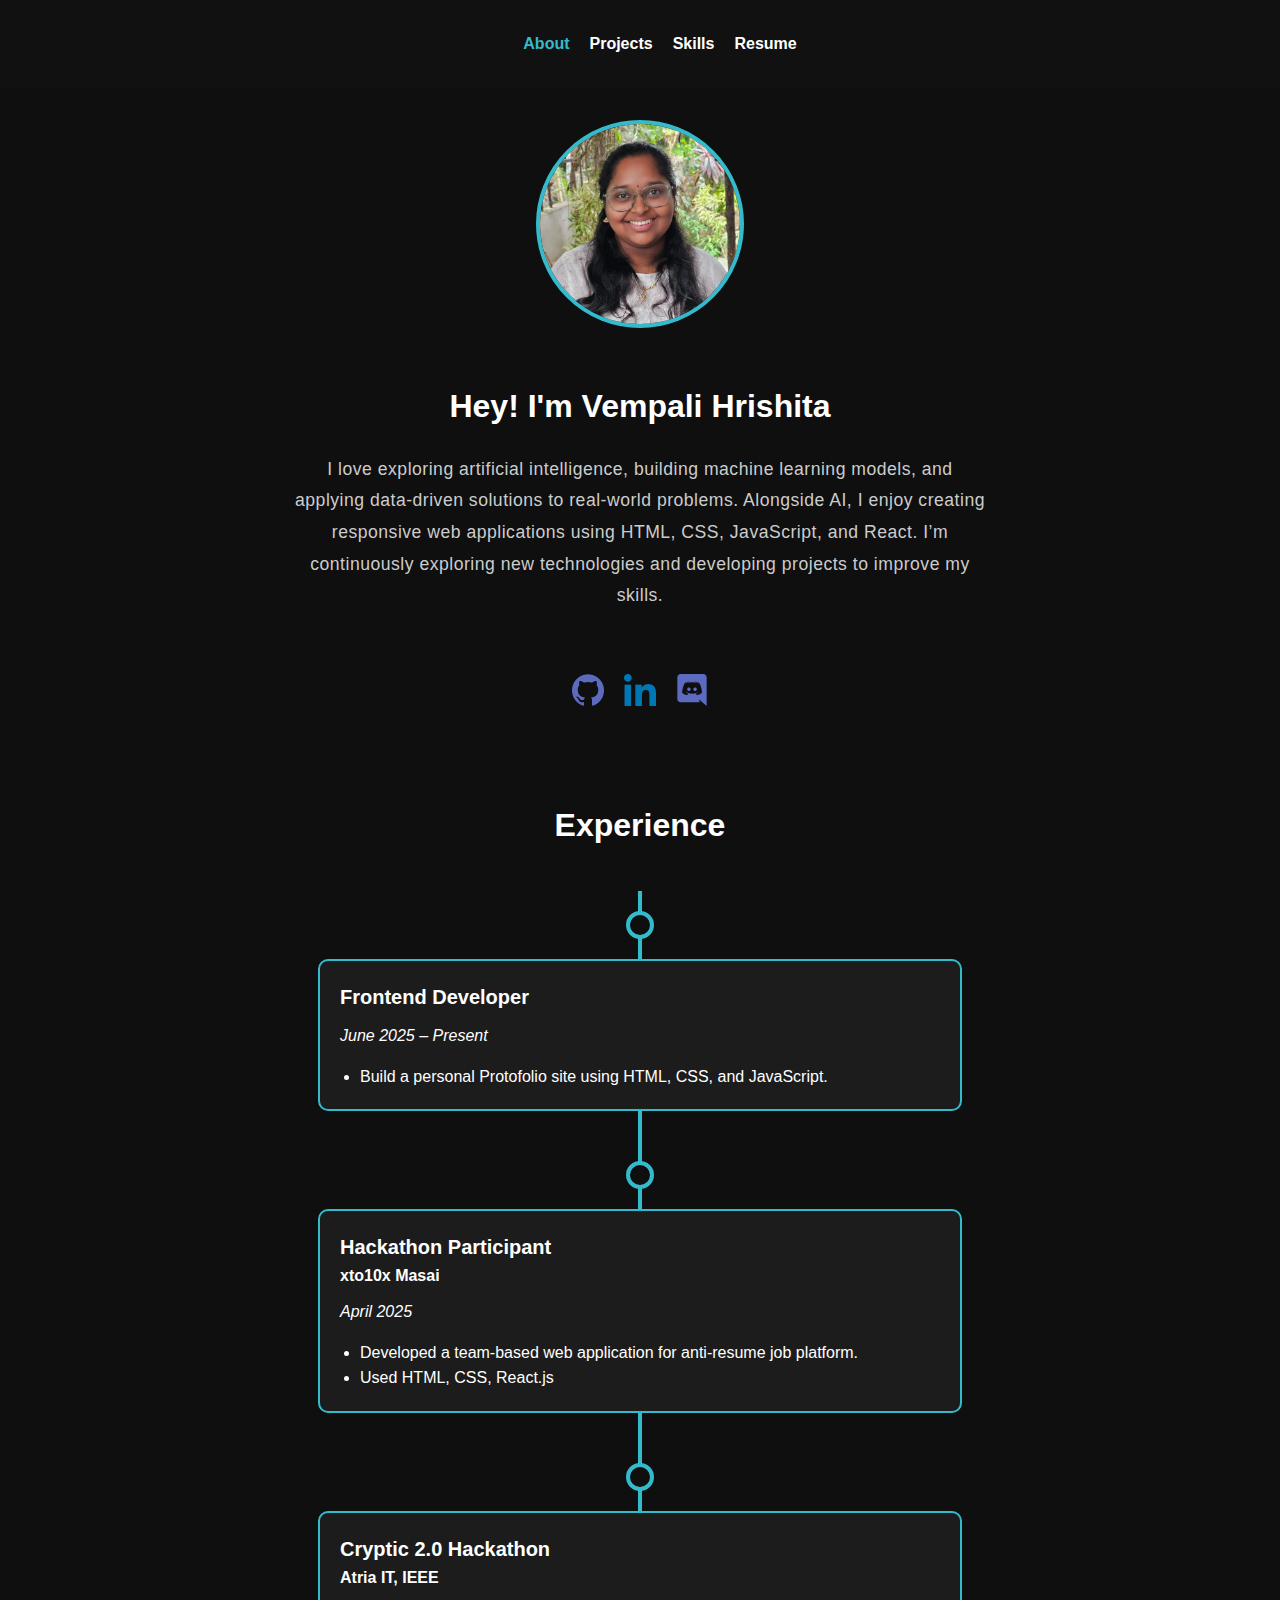
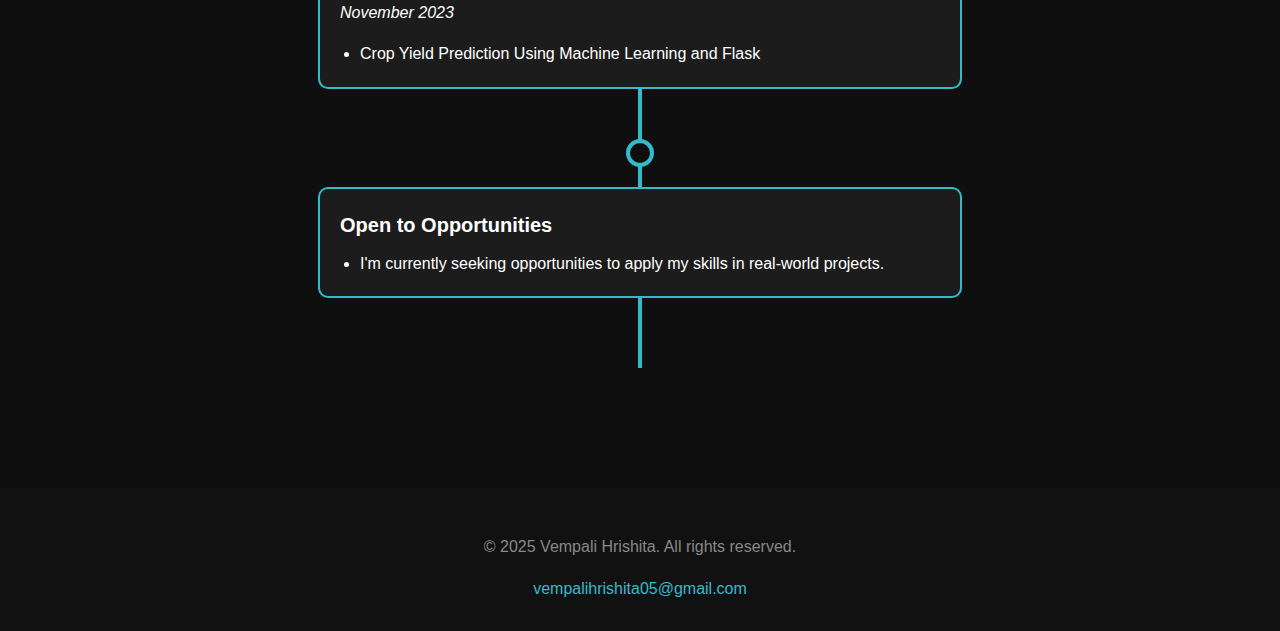
<file: index.html>
<!DOCTYPE html>
<html lang="en">
<head>
    <meta charset="UTF-8">
    <meta name="viewport" content="width=device-width, initial-scale=1.0">
    <title> Vempali Hrishita</title>
    <link rel="stylesheet" href="css/style.css">
    <link rel="icon" type="image/png" href="butterfly.png">

</head>
<body>
    <header>
        <nav class="navbar">
            <div class="menu-toggle">☰</div>
            <ul class="nav-links">
                <li><a href="index.html" class="active">About</a></li>
                <li><a href="projects.html">Projects</a></li>
                <li><a href="skills.html">Skills</a></li>
                <li><a href="resume.pdf" target="_blank">Resume</a></li>
            </ul>
        </nav>
    </header>

    <section id="about">
        <div class="about-container">
            <img src="images/profile1.jpg" alt="Profile Picture" class="profile-pic">
            <div class="bio">
                <h1>Hey! I'm Vempali Hrishita</h1>
<p class="about-text">
  I love exploring artificial intelligence, building machine learning models, and applying data-driven solutions to real-world problems.
Alongside AI, I enjoy creating responsive web applications using HTML, CSS, JavaScript, and React.
I’m continuously exploring new technologies and developing projects to improve my skills.
</p>
            </div>
        </div>
    </section>

    <div class="social-links">
  <a href="https://github.com/VHrishita" target="_blank">
    <img src="github.png" >
  </a>
  <a href="https://www.linkedin.com/in/vempali-hrishita/" target="_blank">
    <img src="linkedin.png" >
  </a>
  <a href="https://discord.com/channels/@me" target="_blank">
    <img src="discord.png" >
  </a>
</div>


<section id="experience">
  <div class="experience-wrapper">
    <h2>Experience</h2>
    <div class="timeline">
      <div class="timeline-item">
        <div class="timeline-dot"></div>
        <div class="timeline-content">
          <h3>Frontend Developer</h3>
          <p>June 2025 – Present</p>
          <ul>
            <li>Build a personal Protofolio site using HTML, CSS, and JavaScript.</li>
          </ul>
        </div>
      </div>
      <div class="timeline-item">
        <div class="timeline-dot"></div>
        <div class="timeline-content">
          <h3>Hackathon Participant<span>xto10x Masai</span></h3>
          <p>April 2025</p>
          <ul>
            <li>Developed a team-based web application for anti-resume job platform.</li>
            <li>Used HTML, CSS, React.js</li>
          </ul>
        </div>
      </div>
      <div class="timeline-item">
        <div class="timeline-dot"></div>
        <div class="timeline-content">
          <h3>Cryptic 2.0 Hackathon<span>Atria IT, IEEE</span></h3>
          <p>November 2023</p>
          <ul>
            <li>Crop Yield Prediction Using Machine Learning and Flask</li>
          </ul>
        </div>
      </div>
      <div class="timeline-item">
        <div class="timeline-dot"></div>
        <div class="timeline-content">
          <h3>Open to Opportunities</h3>
          <ul>
            <li>I'm currently seeking opportunities to apply my skills in real-world projects.</li>
          </ul>
        </div>
      </div>
    
    </div>
  </div>
</section>

<footer class="footer">
  <p>© 2025 Vempali Hrishita. All rights reserved.</p>
  <div class="footer-socials">
    <a href="mailto:vempalihrishita05@gmail.com">vempalihrishita05@gmail.com</a>
    
  </div>
</footer>

    <script src="js/main.js"></script>
</body>
</html>
</file>
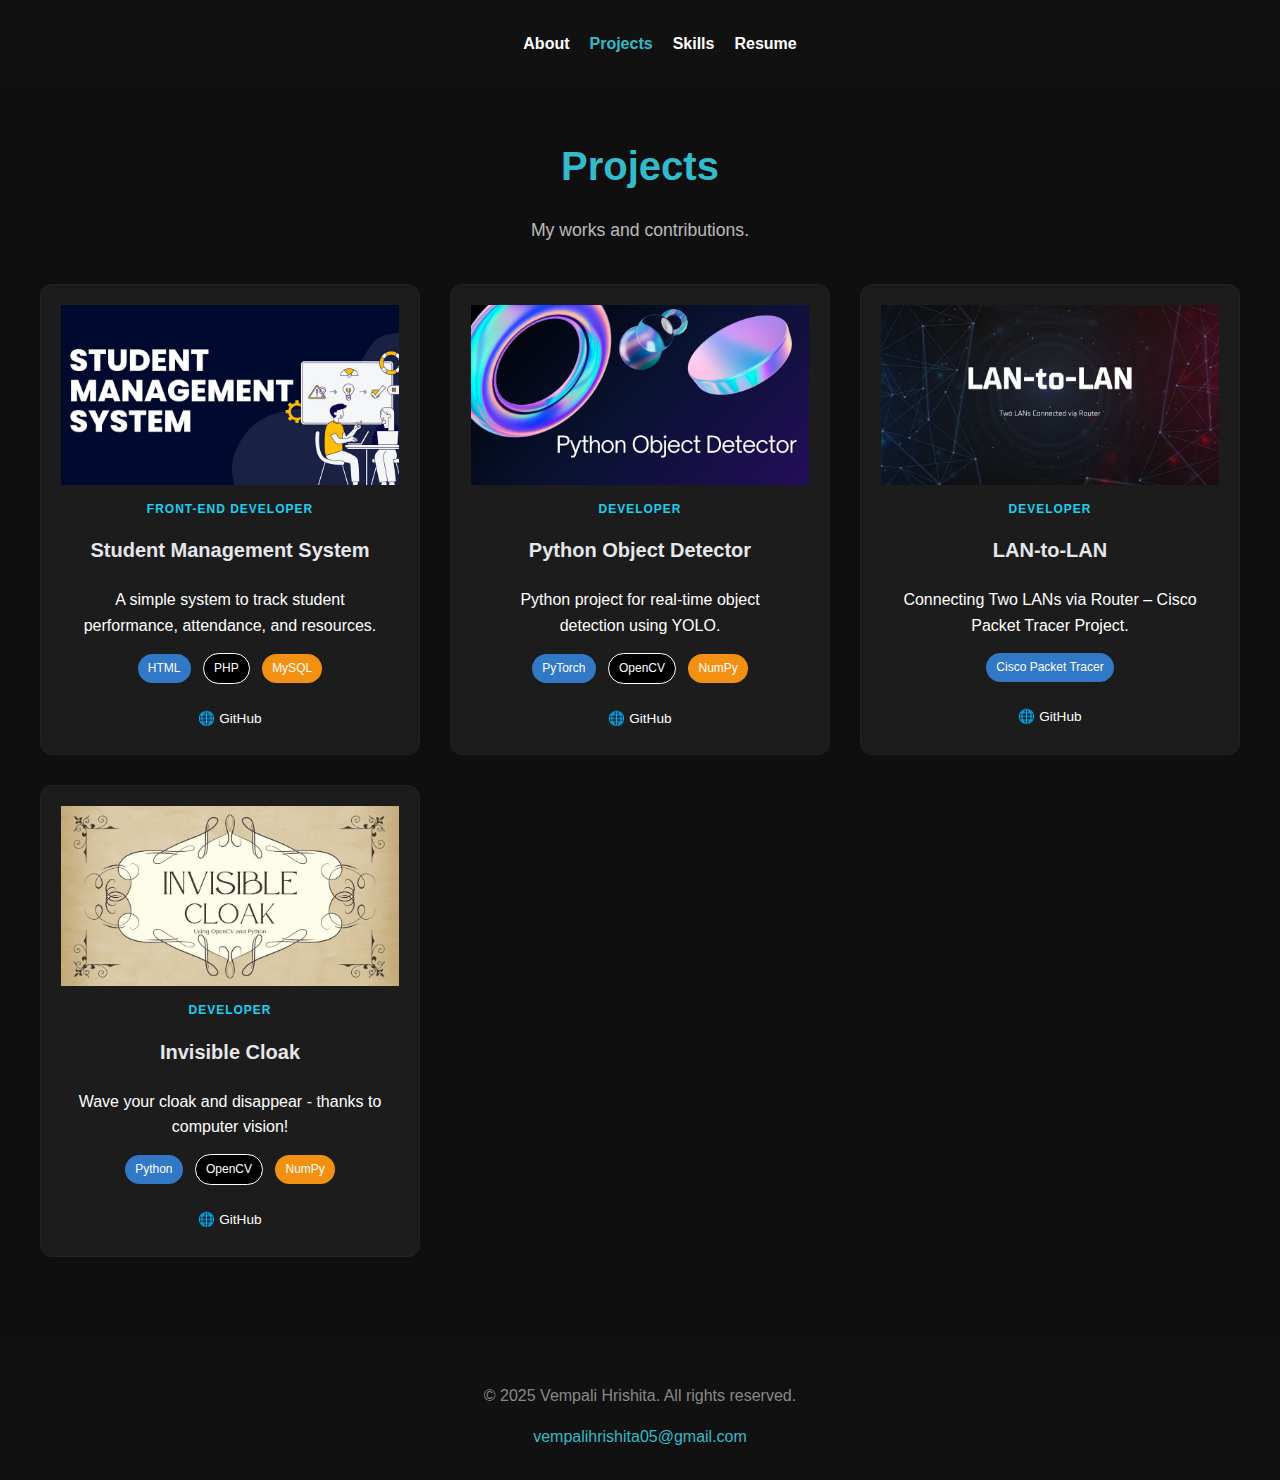
<file: projects.html>
<!DOCTYPE html>
<html lang="en">
<head>
  <meta charset="UTF-8" />
  <meta name="viewport" content="width=device-width, initial-scale=1.0"/>
  <title>Vempali Hrishita</title>
      <link rel="icon" type="image/png" href="butterfly.png">
  <link rel="stylesheet" href="css/style.css" />
</head>
<body>
  <header>
    <nav class="navbar">
      <div class="menu-toggle">☰</div>
      <ul class="nav-links">
        <li><a href="index.html">About</a></li>
        <li><a href="projects.html" class="active">Projects</a></li>
        <li><a href="skills.html">Skills</a></li>
        <li><a href="resume.pdf" target="_blank">Resume</a></li>
      </ul>
    </nav>
  </header>

  <section class="projects">
    <h1>Projects</h1>
    <p class="subtitle">My works and contributions.</p>

    <div class="project-grid">

      <div class="project-card">

<img src="images/project1.jpg"/>

  <div class="role">FRONT-END DEVELOPER</div>

  
  <h3>Student Management System</h3>
        <p>A simple system to track student performance, attendance, and resources.</p>

  
  <div class="tech-stack">
    <span class="badge ts">HTML</span>
    <span class="badge next">PHP</span>
    <span class="badge sql">MySQL</span>
  </div>

  
  <div class="project-links">
   <a href="https://github.com/VHrishita/Student_management_system" target="_blank" class="social-link"> 🌐 GitHub
</a>
  </div>
</div>

    
      <div class="project-card">
        <img src="images/project2.jpg" />
        <div class="role">DEVELOPER</div>
        <h3>Python Object Detector</h3>
        <p>Python project for real-time object detection using YOLO.</p>
        <div class="tech-stack">
    <span class="badge ts">PyTorch</span>
    <span class="badge next">OpenCV</span>
    <span class="badge sql">NumPy</span>
  </div>
     
  <div class="project-links">
   <a href="https://github.com/VHrishita/Python-Object-Detector" target="_blank" class="social-link"> 🌐 GitHub
</a>
  </div>
</div>


      
      <div class="project-card">
        <img src="images/project3.jpg" alt="LoveAll" />
           <div class="role">DEVELOPER</div>
        <h3>LAN-to-LAN</h3>
        <p>Connecting Two LANs via Router – Cisco Packet Tracer Project.</p>
        <div class="tech-stack">
    <span class="badge ts">Cisco Packet Tracer</span>
  
  </div>
        
  <div class="project-links">
     <a href="https://github.com/VHrishita/Cisco-Packet-Tracer---Two-LANs-Connected-via-Router" target="_blank" class="social-link"> 🌐 GitHub
</a>
  </div>
</div>


   
      <div class="project-card">
        <img src="images/project4.jpg" alt="LoveAll" />
           <div class="role">DEVELOPER</div>
        <h3>Invisible Cloak</h3>
        <p>Wave your cloak and disappear - thanks to computer vision!</p>
        <div class="tech-stack">
    <span class="badge ts">Python</span>
    <span class="badge next">OpenCV</span>
    <span class="badge sql">NumPy</span>

  
  </div>
        
  <div class="project-links">
     <a href="https://github.com/VHrishita/Invisible_cloak" target="_blank" class="social-link"> 🌐 GitHub
</a>
  </div>
</div>


      
      
    </div>
  </section>


  <footer class="footer">
  <p>© 2025 Vempali Hrishita. All rights reserved.</p>
  <div class="footer-socials">
    <a href="mailto:vempalihrishita05@gmail.com">vempalihrishita05@gmail.com</a>
    
  </div>
</footer>

  <script src="js/main.js"></script>
</body>
</html>
</file>
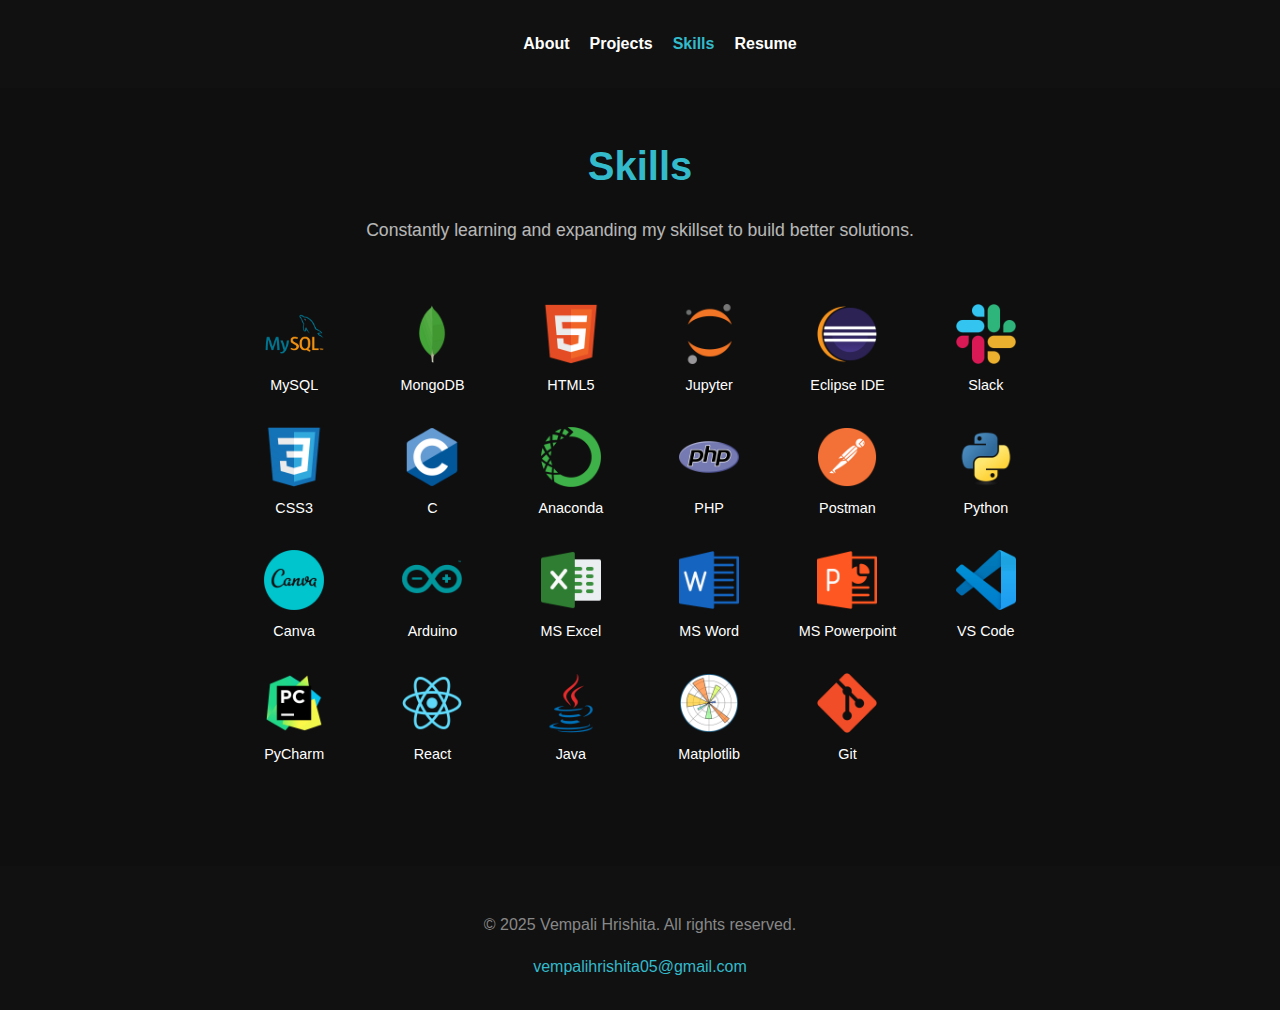
<file: skills.html>
<!DOCTYPE html>
<html lang="en">
<head>
    <meta charset="UTF-8">
    <meta name="viewport" content="width=device-width, initial-scale=1.0">
    <title>Vempali Hrishita</title>
        <link rel="icon" type="image/png" href="butterfly.png">
    <link rel="stylesheet" href="css/style.css">
</head>
<body>
    <header>
        <nav class="navbar">
            <div class="menu-toggle">☰</div>
            <ul class="nav-links">
                <li><a href="index.html">About</a></li>
                <li><a href="projects.html" class="">Projects</a></li>
                <li><a href="skills.html" class="active">Skills</a></li>
                <li><a href="resume.pdf" target="_blank">Resume</a></li>
            </ul>
        </nav>
    </header>
    <section class="Skills">
        <h1>Skills</h1>
    <p class="subtitle">Constantly learning and expanding my skillset to build better solutions.</p>

    <section id="skills">
  <div class="skills-wrapper">
    <div class="skills-grid">
      <div class="skill-item">
        <img src="mysql.png" alt="HTML5 Icon" class="skill-icon">
        <p>MySQL</p>
      </div>
      <div class="skill-item">
        <img src="MongoDB.png" alt="CSS3 Icon" class="skill-icon">
        <p>MongoDB</p>
      </div>
      <div class="skill-item">
        <img src="HTML5.png" alt="JavaScript Icon" class="skill-icon">
        <p>HTML5</p>
      </div>
      <div class="skill-item">
        <img src="Jupyter.png" alt="React Icon" class="skill-icon">
        <p>Jupyter</p>
      </div>
      <div class="skill-item">
        <img src="Eclipse IDE.png" alt="Node.js Icon" class="skill-icon">
        <p>Eclipse IDE</p>
      </div>
      <div class="skill-item">
        <img src="Slack.png" alt="Node.js Icon" class="skill-icon">
        <p>Slack</p>
      </div>
      <div class="skill-item">
        <img src="CSS3.png" alt="Node.js Icon" class="skill-icon">
        <p>CSS3</p>
      </div>
      <div class="skill-item">
        <img src="C.png" alt="Node.js Icon" class="skill-icon">
        <p>C</p>
      </div>
      <div class="skill-item">
        <img src="Anaconda.png" alt="Node.js Icon" class="skill-icon">
        <p>Anaconda</p>
      </div>
      <div class="skill-item">
        <img src="PHP.png" alt="Node.js Icon" class="skill-icon">
        <p>PHP</p>
      </div>
      <div class="skill-item">
        <img src="Postman.png" alt="Node.js Icon" class="skill-icon">
        <p>Postman</p>
      </div>
      <div class="skill-item">
        <img src="Python.png" alt="Node.js Icon" class="skill-icon">
        <p>Python</p>
      </div>
      <div class="skill-item">
        <img src="Canva.png" alt="Node.js Icon" class="skill-icon">
        <p>Canva</p>
      </div>
      <div class="skill-item">
        <img src="Arduino.png" alt="Node.js Icon" class="skill-icon">
        <p>Arduino</p>
      </div>
      <div class="skill-item">
        <img src="excel.png" alt="Node.js Icon" class="skill-icon">
        <p>MS Excel</p>
      </div>
      <div class="skill-item">
        <img src="word.png" alt="Node.js Icon" class="skill-icon">
        <p>MS Word</p>
      </div>
      <div class="skill-item">
        <img src="powerpoint.png" alt="Node.js Icon" class="skill-icon">
        <p>MS Powerpoint</p>
      </div>
      <div class="skill-item">
        <img src="vs.png" alt="Node.js Icon" class="skill-icon">
        <p>VS Code</p>
      </div>
      <div class="skill-item">
        <img src="PyCharm.png" alt="Node.js Icon" class="skill-icon">
        <p>PyCharm</p>
      </div>
      <div class="skill-item">
        <img src="React.png" alt="Node.js Icon" class="skill-icon">
        <p>React</p>
      </div>
      <div class="skill-item">
        <img src="Java.png" alt="Node.js Icon" class="skill-icon">
        <p>Java</p>
      </div>
      <div class="skill-item">
        <img src="Matplotlib.png" alt="Node.js Icon" class="skill-icon">
        <p>Matplotlib</p>
      </div>
      <div class="skill-item">
        <img src="Git.png" alt="Node.js Icon" class="skill-icon">
        <p>Git</p>
      </div>
    </div>
  </div>
</section>
</section>

<footer class="footer">
  <p>© 2025 Vempali Hrishita. All rights reserved.</p>
  <div class="footer-socials">
    <a href="mailto:vempalihrishita05@gmail.com">vempalihrishita05@gmail.com</a>
    
  </div>
</footer>


    <script src="js/main.js"></script>
</body>
</html>
</file>
<file: css/style.css>
:root {
    --bg: #0f0f0f;
    --fg: #ffffff;
    --accent: #33bbcc;
    --card: #1c1c1c;
}

body {
    margin: 0;
    font-family: 'Segoe UI', sans-serif;
    background: var(--bg);
    color: var(--fg);
    line-height: 1.6;
}

header {
    background: #111;
    padding: 15px 30px;
    position: sticky;
    top: 0;
    z-index: 1000;
}

.navbar {
    display: flex;
    justify-content: center;
    align-items: center;
}

.logo {
    font-size: 1.5rem;
    color: var(--accent);
}

.nav-links {
    list-style: none;
    display: flex;
    gap: 20px;
}

.nav-links a {
    text-decoration: none;
    color: var(--fg);
    font-weight: bold;
    position: relative;
}

.nav-links a.active, .nav-links a:hover {
    color: var(--accent);
}

.menu-toggle {
    display: none;
    font-size: 1.5rem;
    cursor: pointer;
}

.about-container {
    display: flex;
    flex-direction: column;
    align-items: center;
    justify-content: center;
    padding: 2rem;
    text-align: center;
    gap: 2rem;
}

.profile-pic {
    width: 200px;
    height: 200px;
    object-fit: cover;
    border-radius: 50%;
    border: 4px solid var(--accent);
}


#experience {
  display: flex;
  justify-content: center;       
  padding: 60px 20px;            
  background-color: var(--bg);   
}


.experience-wrapper {
  max-width: 800px;              
  width: 100%;
  text-align: center;
}


#experience h2 {
  font-size: 2rem;
  margin-bottom: 40px;
  color: var(--text-primary);     
}


.timeline {
  position: relative;
  margin: 0 auto;
  padding: 20px 0;
}

.timeline::before {
  content: '';
  position: absolute;
  left: 50%;                      
  transform: translateX(-50%);
  top: 0;
  bottom: 0;
  width: 4px;
  background: var(--accent);
}


.timeline-item {
  position: relative;
  margin-bottom: 50px;
  width: 100%;
  display: flex;
  flex-direction: column;
  align-items: center;           
  padding-left: 0;                
}


.timeline-dot {
  position: relative;
  width: 20px;
  height: 20px;
  background: var(--bg);
  border: 4px solid var(--accent);
  border-radius: 50%;
  margin-bottom: 20px;
}


.timeline-content {
  background: var(--card);
  padding: 20px;
  border-radius: 10px;
  border: 2px solid var(--accent);
  width: 90%;                     
  max-width: 600px;
  text-align: left;               
}


.timeline-content h3 {
  margin-top: 0;
  margin-bottom: 10px;
  font-size: 1.25rem;
}


.timeline-content h3 span {
  display: block;
  font-size: 1rem;
  color: var(--text-secondary);
}


.timeline-content p {
  margin: 5px 0 15px;
  font-style: italic;
}

.timeline-content ul {
  margin: 0;
  padding-left: 20px;
  list-style-type: disc;
}


@media (max-width: 600px) {
  .timeline::before {
    left: 50%;
  }
  .timeline-content {
    width: 100%;
    padding: 15px;
  }
}


footer {
    text-align: center;
    padding: 30px;
    background-color: #111;
    margin-top: 60px;
    color: #888;
    
}

.footer a {
  color: #33bbcc;         
  text-decoration: none;
}

.footer a:hover {
  color: #1897ec;         
  text-decoration: underline;
}


@media (max-width: 768px) {
    .about-container {
        flex-direction: column;
        padding: 20px;
        text-align: center;
    }
    .nav-links {
        flex-direction: column;
        display: none;
        position: absolute;
        top: 60px;
        right: 20px;
        background: #111;
        padding: 10px;
        border-radius: 5px;
    }
    .nav-links.show {
        display: flex;
    }
    .menu-toggle {
        display: block;
    }
}

.projects {
  padding: 20px 40px;
  max-width: 1200px;
  margin: auto;
  text-align: center;
}

.projects h1 {
  font-size: 2.5rem;
  color: var(--accent);
  margin-bottom: 10px;
}

.subtitle {
  font-size: 1.1rem;
  opacity: 0.7;
  margin-bottom: 40px;
}

.project-grid {
  display: grid;
  gap: 30px;
  grid-template-columns: repeat(auto-fit, minmax(300px, 1fr));
}

.project-card {
  background: var(--card);
  border-radius: 10px;
  overflow: hidden;
  transition: transform 0.3s, box-shadow 0.3s;
  border: 1px solid #222;
  text-align: left;
  padding: 0;
}

.project-card img {
  width: 100%;
  height: 180px;
  object-fit: cover;
  display: block;
}

.project-card h3 {
  font-size: 1.2rem;
  color: var(--accent);
  padding: 15px 15px 5px;
}

.project-card p {
  padding: 0 15px;
  margin-bottom: 10px;
}

.tags {
  padding: 0 15px 15px;
}

.tags span {
  background-color: #1e1e1e;
  color: #fff;
  padding: 5px 10px;
  font-size: 0.8rem;
  border-radius: 5px;
  margin: 2px;
  display: inline-block;
}

.details-link {
  display: block;
  padding: 10px 15px 20px;
  color: var(--accent);
  font-weight: bold;
  text-decoration: none;
}

.project-card:hover {
  transform: translateY(-5px);
  box-shadow: 0 10px 20px rgba(0, 255, 195, 0.2);
}



.project-card {
  background: var(--card);
  border-radius: 12px;
  padding: 20px;
  text-align: center;
  transition: 0.3s ease;
  border: 1px solid #222;
}

.project-card:hover {
  transform: translateY(-5px);
  box-shadow: 0 10px 25px rgba(0, 255, 195, 0.1);
}

.role {
    font-size: 12px;              
    text-transform: uppercase;    
    letter-spacing: 0.05em;       
    color: #1bd0f0;               
    font-weight: 600; 
    margin-top:15px;
    letter-spacing: 1px;
}

.project-card h3 {
  font-size: 20px;             
    font-weight: 700;            
    margin-top: 0px;         
    margin-bottom: 4px;      
    color: #e5e7eb; 
}

.project-desc {
    color: #c4c4c5;      
    font-size: 14px;     
    margin-bottom: 16px;
}

.tech-stack {
  margin-bottom: 15px;
}

.badge {
  display: inline-block;
  padding: 5px 10px;
  font-size: 0.75rem;
  border-radius: 20px;
  color: white;
  margin: 4px;
  font-weight: 500;
}

.badge.ts {
  background-color: #3178c6;
}

.badge.next {
  background-color: #000;
  border: 1px solid #fff;
}

.badge.sql {
  background-color: #f29111;
}

.project-links a {
  color: white;
  margin: 0 10px;
  font-size: 0.85rem;
  text-decoration: none;
  display: inline-block;
  padding: 5px 0;
  transition: color 0.2s;
}

.project-links a:hover {
  color: var(--accent);
}

.Skills {
  padding: 20px 40px;
  max-width: 1200px;
  margin: auto;
  text-align: center;
}

.Skills h1 {
    font-size: 2.5rem;
    color: var(--accent);
    margin-bottom: 10px;
}

.social-links {
  margin-top: 0rem;
  display: flex;
  justify-content: center;
  gap: 20px;
}

.social-links a img {
  width: 32px;
  height: 32px;
  transition: transform 0.3s ease;
}

.social-links a:hover img {
  transform: scale(1.2); 
}

#skills {
  display: flex;
  justify-content: center;
  padding: 20px 20px;
  background-color: var(--bg); 
  color: var(--text-primary);
}

.skills-wrapper {
  max-width: 800px;
  width: 100%;
  text-align: center;
}

#skills h2 {
  font-size: 2rem;
  margin-bottom: 40px;
}

.skills-grid {
  display: grid;
  grid-template-columns: repeat(auto-fit, minmax(100px, 1fr));
  gap: 30px;
  align-items: center;
  justify-items: center;
}


.skill-item {
  display: flex;
  flex-direction: column;
  align-items: center;
}

.skill-icon {
  width: 60px;
  height: 60px;
  object-fit: contain;
  margin-bottom: 10px;
  transition: transform 0.3s ease;
}

.skill-item:hover .skill-icon {
  transform: scale(1.2);
}

.skill-item p {
  margin: 0;
  font-size: 0.9rem;
  color: var(--text-secondary);
}


.about-text {
  font-size: 1.1rem;      
  color: #ccc;               
  max-width: 700px;         
  line-height: 1.8;          
  margin: 15px auto 30px;    
  text-align: center;         
  letter-spacing: 0.5px;       
  font-weight: 400;           
}
</file>
